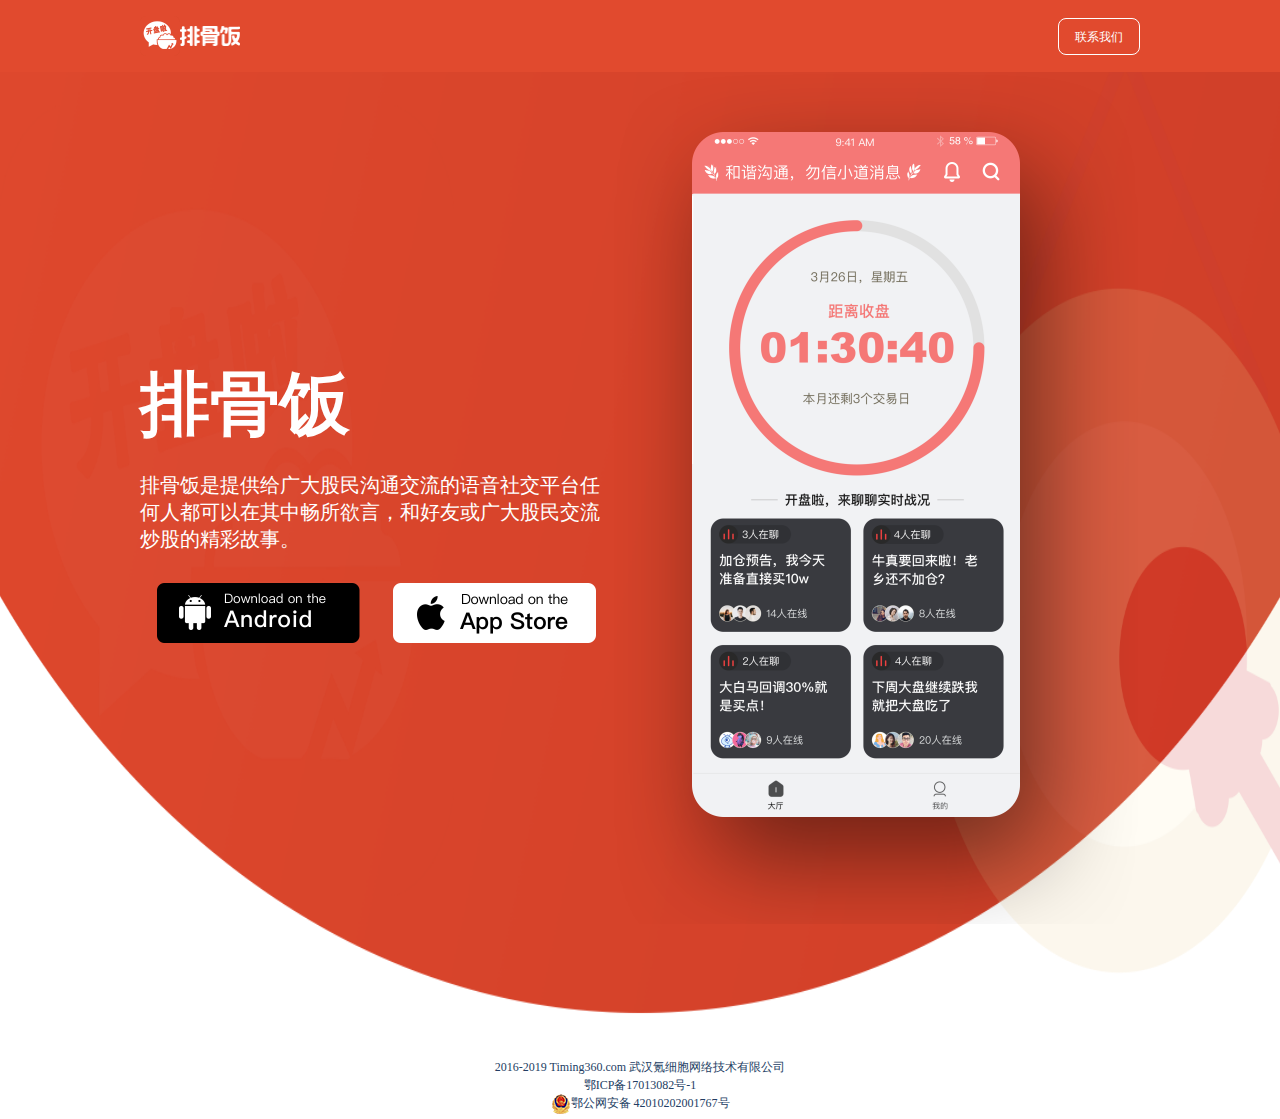
<file: index.html>
<!DOCTYPE html>
<html lang="en">
<head>
    <meta charset="UTF-8">
    <meta http-equiv="X-UA-Compatible" content="IE=edge">
    <meta name="viewport" content="width=device-width, initial-scale=1.0">
    <title>day01仿版页面</title>
    <link rel="stylesheet" href="./css/index.css">
</head>
<body>
    <div class="page">
        <div class="top flex_row">
            <div class="top_box flex_column">
                <div class="top_left flex_row">
                    <img src="./img/icon.png" alt="" style="width: 40px; height: 40px;">
                    <img src="./img/paigu.png" alt="" style="width: 60px; height: 20px;">
                </div>
                <div class="top_rigth">
                    <a href="./contact.html">联系我们</a>
                </div>
            </div>
        </div>
        <div class="centent">
            <div class="main flex_row">
                <div class="main_left">
                    <h3>排骨饭</h3>
                    <p>排骨饭是提供给广大股民沟通交流的语音社交平台任何人都可以在其中畅所欲言，和好友或广大股民交流炒股的精彩故事。</p>
                    <div class="main_tap">
                        <img src="./img/android.png" alt="">
                        <img src="./img/ios.png" alt="">
                    </div>
                </div>
                <div class="main_rigth">
                    <img style="text-align: center;" class="phone" src="./img/page.png" alt="">
                </div>
            </div>
        </div>
        <div class="footer">
            <div>
                <span>2016-2019 Timing360.com</span>
                <span>武汉氪细胞网络技术有限公司</span>
            </div>
            <p>鄂ICP备17013082号-1</p>
            <a href="http://www.beian.gov.cn/portal/registerSystemInfo?recordcode=42010202001767">
                <img src="./img/ga.png" alt="">
                <span>鄂公网安备 42010202001767号</span>
            </a>
        </div>
    </div>
</body>
</html>
</file>
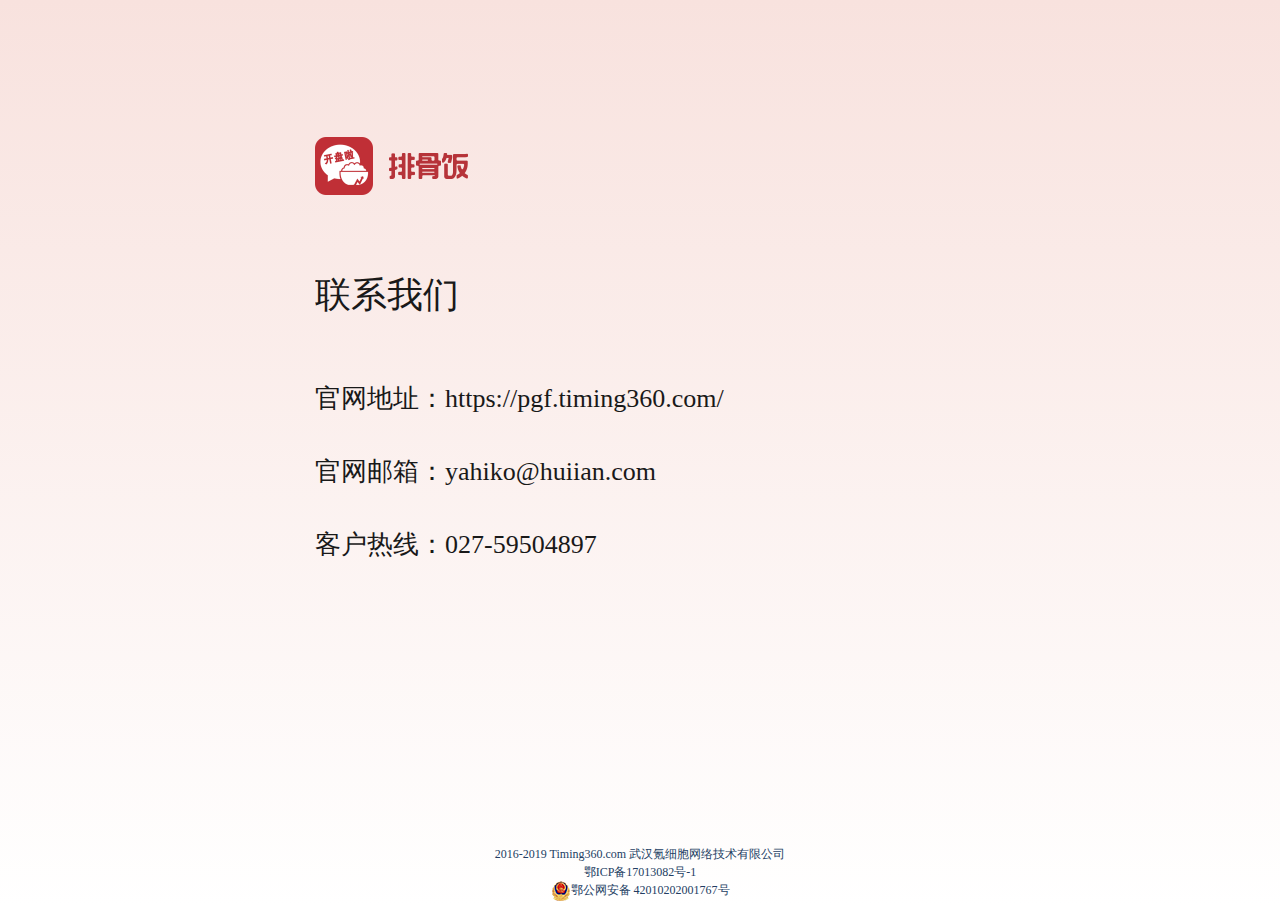
<file: contact.html>
<!DOCTYPE html>
<html lang="en">
<head>
    <meta charset="UTF-8">
    <meta http-equiv="X-UA-Compatible" content="IE=edge">
    <meta name="viewport" content="width=device-width, initial-scale=1.0">
    <title>跳转</title>
    <link rel="stylesheet" href="./css/contact.css">
</head>
<body>
    <div class="content">
        <div class="main">
				<div class="title">
					<img src="./img/logo.png" alt="">
				</div>
				<div class="contactus">联系我们</div>

				<div class="detail">
					<p>官网地址：https://pgf.timing360.com/ </p>
					<p>官网邮箱：yahiko@huiian.com</p>
					<p>客户热线：027-59504897</p>
				</div>
        </div>
        <div class="footer">
            <div>
                <span>2016-2019 Timing360.com</span>
                <span>武汉氪细胞网络技术有限公司</span>
            </div>
            <p>鄂ICP备17013082号-1</p>
            <a href="http://www.beian.gov.cn/portal/registerSystemInfo?recordcode=42010202001767">
                <img src="./img/ga.png" alt="">
                <span>鄂公网安备 42010202001767号</span>
            </a>
        </div>
    </div>
</body>
</html>
</file>
<file: css/index.css>
* {
    margin: 0; 
    padding: 0;
}
.flex_row{
    display: flex;
    flex-direction: row;
    justify-content: center;
}
.flex_column{
    display: flex;
    flex-direction: row;
    align-items: center;
}
.top{
    background-color: #E14A2E;
    align-items: center;
}
.top .top_box{
    /* margin: 0 16px; */
    padding: 16px 0px 16px 0px;
    /* max-width: 1000px; */
    /* width: 1000px; */
    /* background-color: aqua; */
    /* display: flex;
    flex-direction: row; */
    justify-content: space-between;
    /* align-items: center; */
}
.top_left{
    align-items: center;
}
.top_rigth{
    border: 1px solid white;
    border-radius: 8px;
    padding: 8px 16px;
    cursor: pointer;
}
.top_rigth>a{
    color: white;
    text-decoration: none;
    font-size: 12px;
    font-family: PingFangSC-Regular, PingFang SC;
    font-weight: 400;
}
.centent{
    background: url(../img/biggest.png) no-repeat;
    background-size: 100% 100%;
    display: flex;
    position: relative;
    padding-bottom: 100px;
    margin: 0 auto;
    justify-content: center;
}
.main{
    /* width: 1000px; */
    align-items: center;
}
.main_left h3{
    font-size: 70px;
    color: #FFF;
    font-family: PingFangSC-Regular, PingFang SC;
}
.main_left p {
    font-size: 20px;
    font-family: PingFangSC-Regular, PingFang SC;
    font-weight: 400;
    color: #FFFFFF;
    line-height: 27px;
    margin-top: 20px;
    margin-bottom: 30px;
}
.main_left .main_tap{
    display: flex;
    /* justify-content: space-between; */
    justify-content: space-around;
}
.main_rigth{
    position: relative;
    /* left: 15px; */
}
.footer{
    font-size: 12px;
    font-family: PingFangSC-Regular, PingFang SC;
    font-weight: 400;
    color: #233D63;
    line-height: 1.5;
    text-align: center;
    margin-top: 30px;
}
.footer a{
    text-decoration: none;
    color: #233D63;
    display: inline-flex;
}
@media screen and (max-width: 1920px) and (min-width: 1280px){
    .top_box{
        width: 1000px;
    }
    .main{
        width: 1000px;
    }
}
@media screen and (max-width: 1279px) and (min-width: 940px){
    .top_box{
        width: 800px;
    }
    .main{
        width: 800px;
    }
    .phone{
        width: 420px;
        height: 652px;
    }

}
@media screen and (max-width: 939px) and (min-width: 650px){
    .top_box,.main{
        width: 600px;
    }
    .phone{
        width: 240px;
        /* height: 652px; */
    }
}
@media screen and (max-width: 649px){
    .top_box,.main{
        width: 30rem;
    }
    .centent>.main{
        flex-direction: column;
    }
    .main_left>h3{
        text-align: center;
    }
    .main_left>p{
        width: 65%;
        font-size: 0.7rem;
        text-align: center;
        margin: 0 auto;
    }
    .phone{
        width: 100%;
        /* height: 652px; */
    }
    .main .main_rigth{
        /* left: 10px; */
        /* overflow: hidden; */
    }
    .centent{
    background: url(../img/background.png) no-repeat;
        padding-top: 30px;
        padding-bottom: 0;
    }
    .main_tap{
        width: 65%;
        margin: auto;
    }
    .main_tap img{
        width: 31vw !important;
    }
}
</file>
<file: css/contact.css>
*{
    margin: 0;
    padding: 0;
}
.content{
    width: 100%;
    height: 100%;
    background: linear-gradient(180deg, #F8E2DE 0%, #FFFFFF 100%);
}
.main{
    margin: 0 auto;
    width: 650px;
    height: 438px;
    padding-top: 137px;
    padding-bottom: 240px;
    overflow: hidden;
}
.contactus {
    margin-top: 56px;
    margin-bottom: 28px;
    height: 80px;
    font-size: 36px;
    font-family: PingFangSC-Medium, PingFang SC;
    font-weight: 500;
    color: #191919;
    line-height: 80px;
}
.detail {
    font-size: 26px;
    font-family: PingFangSC-Regular, PingFang SC;
    font-weight: 400;
    color: #191919;
    line-height: 36px;
}
.detail p {
    line-height: 2.8;
}
.footer{
    font-size: 12px;
    font-family: PingFangSC-Regular, PingFang SC;
    font-weight: 400;
    color: #233D63;
    line-height: 1.5;
    text-align: center;
    margin-top: 30px;
}
.footer a{
    text-decoration: none;
    color: #233D63;
    display: inline-flex;
}
@media screen and (max-width: 649px){
    .content {
        background: linear-gradient(180deg, #F8E2DE 0%, #FFFFFF 100%);
        position: relative;
        width: 100%;
        padding-top: 15vh;
    }
    .main{
        width: 100%;
    }
    .title {
        text-align: center;
    }
    .contactus{
        font-size: 5.53vw;
        font-family: PingFangSC-Medium, PingFang SC;
        font-weight: 500;
        color: #191919;
        line-height: 3.8;
        text-align: center;
    }
    .detail{
        font-size: 4vw;
        font-family: PingFangSC-Regular, PingFang SC;
        font-weight: 400;
        color: #191919;
        padding-bottom: 37vh;
        text-align: center;
    }
}
</file>
